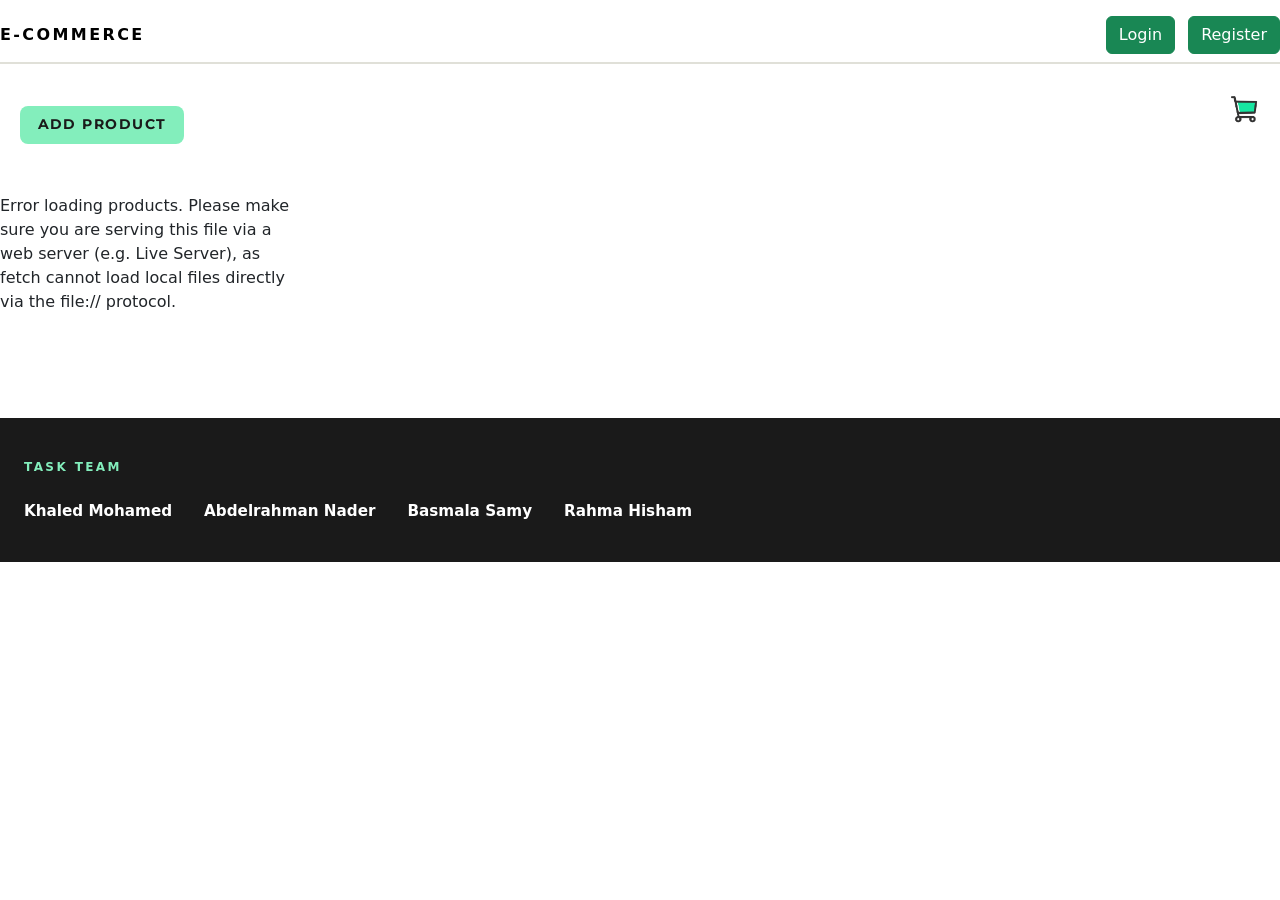
<file: index.html>
<!doctype html>
<html lang="en">
  <head>
    <meta charset="UTF-8" />
    <meta name="viewport" content="width=device-width, initial-scale=1.0" />
    <title>Home Page</title>
    <link rel="stylesheet" href="css/home.css" />
    <link rel="stylesheet" href="/css/bootstrap.css" />
  </head>
  <body>
    <nav class="navbar mt-2">
      <h1 class="m-0">
        <a href="/index.html" class="text-decoration-none text-black"
          >E-Commerce</a
        >
      </h1>
      <div id="login_registerDiv">
        <a class="btn btn-success me-2" href="/pages/login.html">Login</a>
        <a id="logout-btn" class="btn btn-success" href="/pages/register.html"
          >Register</a
        >
      </div>

      <div id="user_infoDiv" class="d-flex gap-3 align-items-center d-none">
        <h3 id="nav_username" class="m-0 fs-3">Khaled</h3>
        <a id="logout" href="#" class="btn btn-danger">Logout</a>
      </div>
    </nav>
    <div class="page-top">
      <div class="add-button">
        <a href="pages/addProduct.html">
          <button>Add Product</button>
        </a>
      </div>

      <div class="cart-button">
        <a href="pages/cart.html">
          <img src="/assets/images/cart.png" />
        </a>
      </div>
    </div>

    <main>
      <div class="cards-container">
        <!-- Products will be injected here by script.js -->
      </div>
    </main>

    <footer class="footer">
      <div class="footer-inner">
        <p class="footer-title">Task Team</p>
        <div class="contributors">
          <div class="contributor">
            <p class="contributor-name">Khaled Mohamed</p>
          </div>
          <div class="contributor">
            <p class="contributor-name">Abdelrahman Nader</p>
          </div>
          <div class="contributor">
            <p class="contributor-name">Basmala Samy</p>
          </div>
          <div class="contributor">
            <p class="contributor-name">Rahma Hisham</p>
          </div>
        </div>
      </div>
    </footer>
    <script src="/js/bootstrap.bundle.js"></script>
    <script src="js/home.js"></script>
  </body>
</html>
</file>
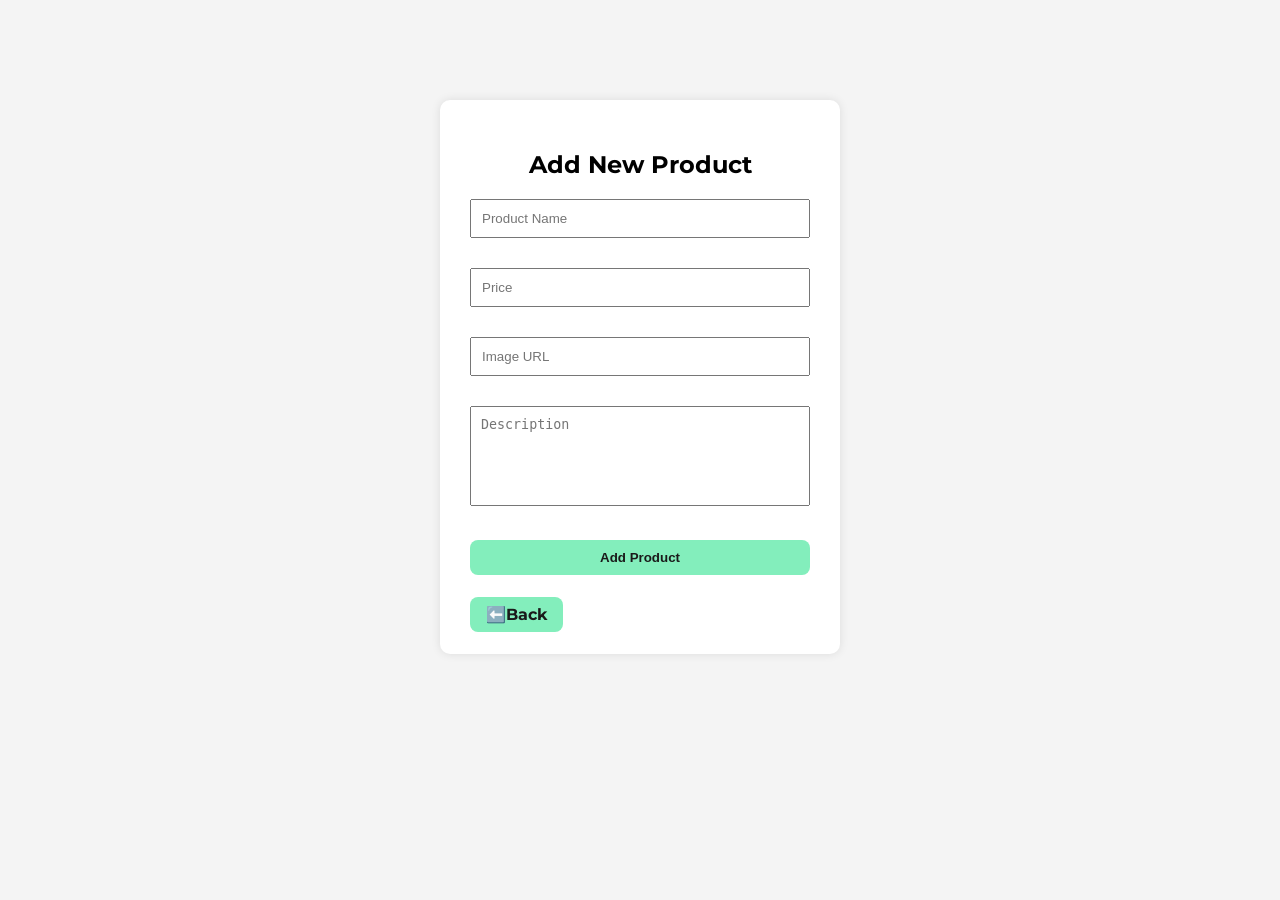
<file: pages/addProduct.html>
<!doctype html>
<html lang="en">
  <head>
    <meta charset="UTF-8" />
    <meta name="viewport" content="width=device-width, initial-scale=1.0" />
    <title>add new product</title>
    <link rel="stylesheet" href="../css/addProduct.css" />
  </head>
  <body>
    <div class="container">
      <h2>Add New Product</h2>

      <form id="productForm">
        <input type="text" id="name" placeholder="Product Name" required />

        <input type="number" id="price" placeholder="Price" required />

        <input type="text" id="image" placeholder="Image URL" required />

        <textarea id="description" placeholder="Description"></textarea>

        <button type="submit">Add Product</button>
        <a class="back-button" href="../index.html">⬅️Back </a>
      </form>
    </div>

    <script src="../js/addProduct.js"></script>
  </body>
</html>
</file>
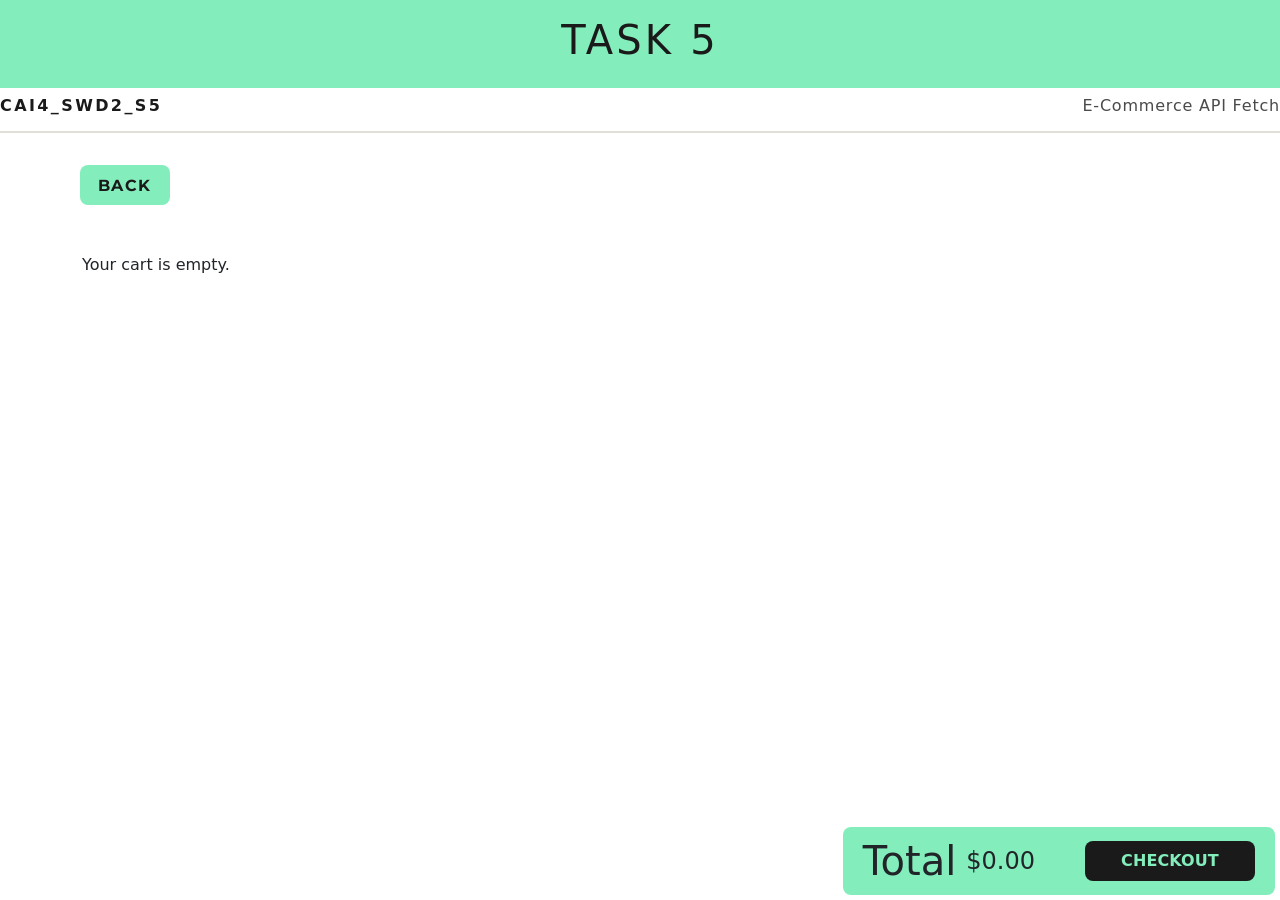
<file: pages/cart.html>
<!doctype html>
<html lang="en">
  <head>
    <meta charset="UTF-8" />
    <meta name="viewport" content="width=device-width, initial-scale=1.0" />
    <title>Cart</title>
    <link rel="stylesheet" href="../css/cart.css" />
    <link rel="stylesheet" href="../css/bootstrap.css" />
  </head>
  <body>
    <header class="header">
      <h1>TASK 5</h1>
    </header>

    <nav class="navbar">
      <h1>CAI4_SWD2_S5</h1>
      <h2>E-Commerce API Fetch</h2>
    </nav>

    <div class="back-button">
      <a href="../index.html">
        <button>Back</button>
      </a>
    </div>

    <main>
      <div class="container my-5">
        <div id="cart-items"></div>
      </div>
    </main>

    <div class="total-bar">
      <div class="total-box">
        <h1>Total</h1>
        <p id="cart-total"></p>
      </div>
      <div class="checkout">
        <a href="checkout.html">
          <button class="chkout-btn">Checkout</button>
        </a>
      </div>
    </div>

    <!-- <footer class="footer">
      <div class="footer-inner">
        <p class="footer-title">Task Team</p>
        <div class="contributors">
          <div class="contributor">
            <p class="contributor-name">Khaled Mohamed</p>
          </div>
          <div class="contributor">
            <p class="contributor-name">Abdelrahman Nader</p>
          </div>
          <div class="contributor">
            <p class="contributor-name">Basmala Samy</p>
          </div>
          <div class="contributor">
            <p class="contributor-name">Rahma Hisham</p>
          </div>
        </div>
      </div>
    </footer> -->
    <script src="/js/cart.js"></script>
  </body>
</html>
</file>
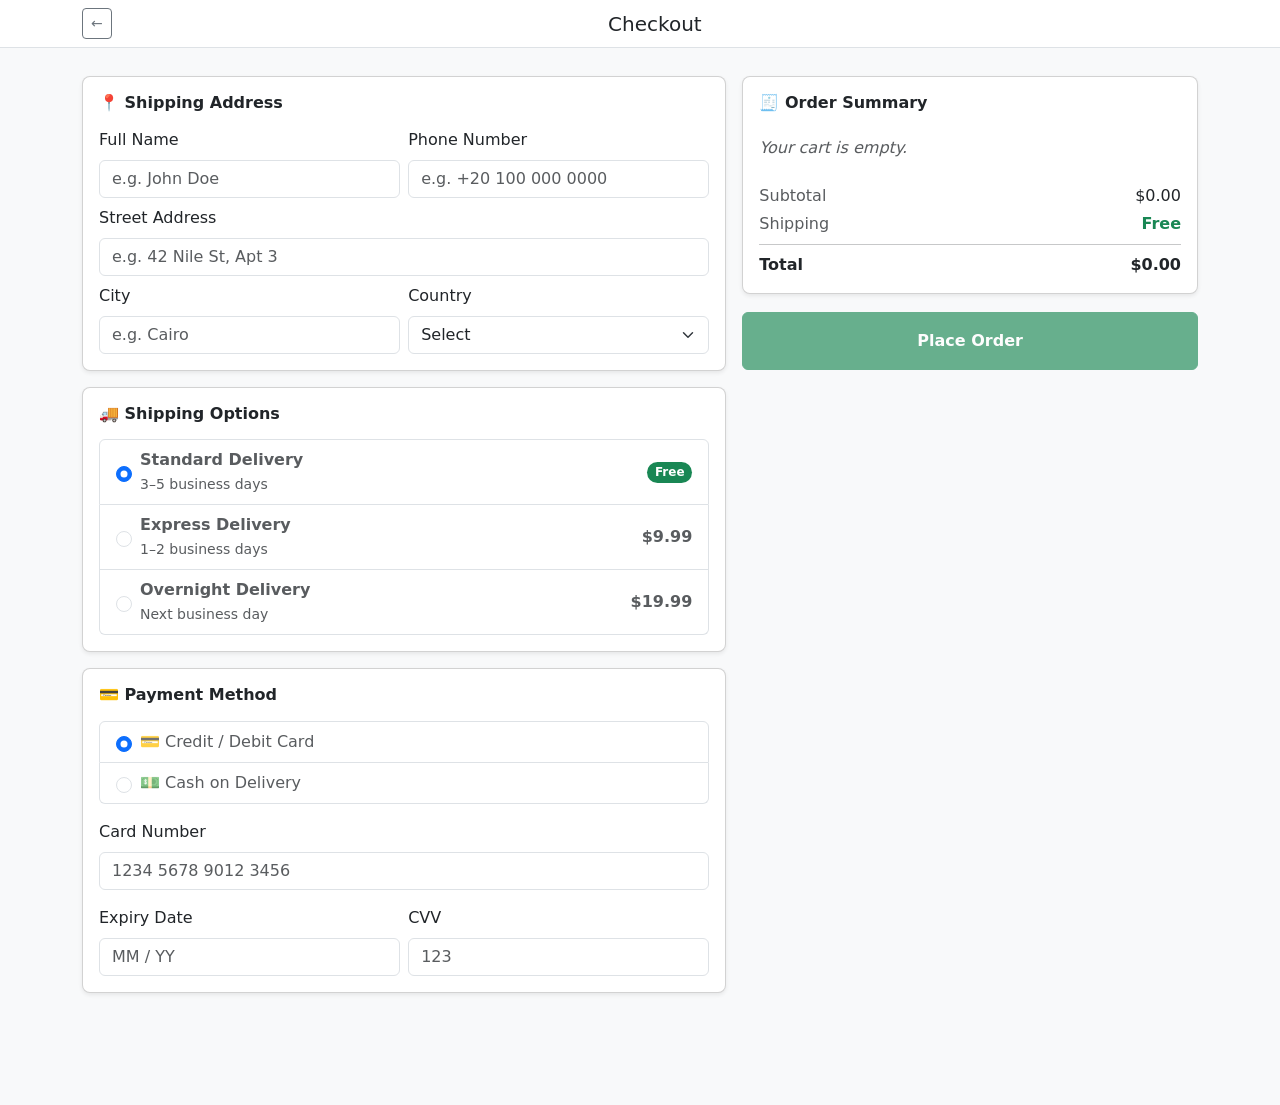
<file: pages/checkout.html>
<!doctype html>
<html lang="en">
  <head>
    <meta charset="UTF-8" />
    <meta name="viewport" content="width=device-width, initial-scale=1.0" />
    <title>Check Out</title>
    <link rel="stylesheet" href="../css/bootstrap.css" />
    <link rel="stylesheet" href="../css/checkout.css" />
  </head>
  <body class="bg-light">
    <!-- NAVBAR -->
    <nav class="navbar bg-white border-bottom fixed-top">
      <div class="container d-flex align-items-center">
        <button
          class="btn btn-sm btn-outline-secondary"
          onclick="history.back()"
        >
          &#8592;
        </button>
        <h5 class="mb-0 mx-auto">Checkout</h5>
      </div>
    </nav>

    <!-- MAIN CONTENT -->
    <main class="container py-3">
      <div class="row g-3">
        <!-- LEFT COLUMN: Address + Shipping + Payment -->
        <div class="col-12 col-lg-7">
          <!-- SHIPPING ADDRESS -->
          <div class="card rounded-3 shadow-sm mb-3" id="section-address">
            <div class="card-body">
              <h6 class="fw-bold mb-3">📍 Shipping Address</h6>

              <div class="row g-2">
                <div class="col-12 col-sm-6">
                  <label class="form-label">Full Name</label>
                  <input
                    type="text"
                    class="form-control"
                    placeholder="e.g. John Doe"
                  />
                </div>
                <div class="col-12 col-sm-6">
                  <label class="form-label">Phone Number</label>
                  <input
                    type="tel"
                    class="form-control"
                    placeholder="e.g. +20 100 000 0000"
                  />
                </div>
                <div class="col-12">
                  <label class="form-label">Street Address</label>
                  <input
                    type="text"
                    class="form-control"
                    placeholder="e.g. 42 Nile St, Apt 3"
                  />
                </div>
                <div class="col-6">
                  <label class="form-label">City</label>
                  <input
                    type="text"
                    class="form-control"
                    placeholder="e.g. Cairo"
                  />
                </div>
                <div class="col-6">
                  <label class="form-label">Country</label>
                  <select class="form-select">
                    <option value="">Select</option>
                    <option value="EG">Egypt</option>
                    <option value="SA">Saudi Arabia</option>
                    <option value="AE">UAE</option>
                    <option value="JO">Jordan</option>
                    <option value="KW">Kuwait</option>
                    <option value="US">United States</option>
                    <option value="GB">United Kingdom</option>
                  </select>
                </div>
              </div>
            </div>
          </div>

          <!-- SHIPPING OPTIONS -->
          <div class="card rounded-3 shadow-sm mb-3" id="section-shipping">
            <div class="card-body">
              <h6 class="fw-bold mb-3">🚚 Shipping Options</h6>

              <div class="list-group">
                <label
                  class="list-group-item list-group-item-action d-flex justify-content-between align-items-center"
                >
                  <div class="d-flex align-items-center gap-2">
                    <input
                      class="form-check-input"
                      type="radio"
                      name="shipping"
                      value="standard"
                      checked
                    />
                    <div>
                      <div class="fw-semibold">Standard Delivery</div>
                      <small class="text-muted">3–5 business days</small>
                    </div>
                  </div>
                  <span class="badge bg-success rounded-pill">Free</span>
                </label>

                <label
                  class="list-group-item list-group-item-action d-flex justify-content-between align-items-center"
                >
                  <div class="d-flex align-items-center gap-2">
                    <input
                      class="form-check-input"
                      type="radio"
                      name="shipping"
                      value="express"
                    />
                    <div>
                      <div class="fw-semibold">Express Delivery</div>
                      <small class="text-muted">1–2 business days</small>
                    </div>
                  </div>
                  <span class="fw-semibold">$9.99</span>
                </label>

                <label
                  class="list-group-item list-group-item-action d-flex justify-content-between align-items-center"
                >
                  <div class="d-flex align-items-center gap-2">
                    <input
                      class="form-check-input"
                      type="radio"
                      name="shipping"
                      value="overnight"
                    />
                    <div>
                      <div class="fw-semibold">Overnight Delivery</div>
                      <small class="text-muted">Next business day</small>
                    </div>
                  </div>
                  <span class="fw-semibold">$19.99</span>
                </label>
              </div>
            </div>
          </div>

          <!-- PAYMENT METHOD -->
          <div class="card rounded-3 shadow-sm mb-3" id="section-payment">
            <div class="card-body">
              <h6 class="fw-bold mb-3">💳 Payment Method</h6>

              <div class="list-group mb-3">
                <label
                  class="list-group-item list-group-item-action d-flex align-items-center gap-2"
                >
                  <input
                    class="form-check-input"
                    type="radio"
                    name="payment"
                    checked
                  />
                  <span>💳 Credit / Debit Card</span>
                </label>
                <label
                  class="list-group-item list-group-item-action d-flex align-items-center gap-2"
                >
                  <input class="form-check-input" type="radio" name="payment" />
                  <span>💵 Cash on Delivery</span>
                </label>
              </div>

              <!-- Card fields -->
              <div id="cardFields">
                <div class="mb-3">
                  <label class="form-label">Card Number</label>
                  <input
                    type="text"
                    class="form-control"
                    placeholder="1234 5678 9012 3456"
                    maxlength="19"
                  />
                </div>
                <div class="row g-2">
                  <div class="col-6">
                    <label class="form-label">Expiry Date</label>
                    <input
                      type="text"
                      class="form-control"
                      placeholder="MM / YY"
                      maxlength="7"
                    />
                  </div>
                  <div class="col-6">
                    <label class="form-label">CVV</label>
                    <input
                      type="text"
                      class="form-control"
                      placeholder="123"
                      maxlength="4"
                    />
                  </div>
                </div>
              </div>
            </div>
          </div>
        </div>
        <!-- END LEFT COLUMN -->

        <!-- RIGHT COLUMN: Order Summary + Button -->
        <div class="col-12 col-lg-5">
          <div class="sticky-summary">
            <!-- ORDER SUMMARY -->
            <div class="card rounded-3 shadow-sm mb-3" id="section-summary">
              <div class="card-body">
                <h6 class="fw-bold mb-3">🧾 Order Summary</h6>

                <ul class="list-group list-group-flush mb-3" id="order-items">
                  <!-- dynamic from localStorage -->
                </ul>

                <div class="d-flex justify-content-between mb-1">
                  <span class="text-muted">Subtotal</span>
                  <span id="order-subtotal">$0.00</span>
                </div>
                <div class="d-flex justify-content-between mb-1">
                  <span class="text-muted">Shipping</span>
                  <span id="order-shipping" class="text-success fw-semibold"
                    >Free</span
                  >
                </div>
                <hr class="my-2" />
                <div class="d-flex justify-content-between fw-bold fs-6">
                  <span>Total</span>
                  <span id="order-total">$0.00</span>
                </div>
              </div>
            </div>

            <!-- PLACE ORDER — inline on desktop, sticky bar on mobile -->
            <!-- success toast: shows BELOW button on desktop -->
            <div
              id="order-success-toast"
              class="order-success-toast alert alert-success border border-success-subtle fw-semibold"
            >
              ✅ Your order has been placed successfully!
            </div>
            <button
              id="place-order-desktop"
              class="btn btn-success w-100 py-3 fw-semibold fs-6 d-none d-lg-block place-order-btn"
            >
              Place Order
            </button>
          </div>
        </div>
        <!-- END RIGHT COLUMN -->
      </div>
    </main>

    <!-- mobile only -->
    <div
      class="d-lg-none position-fixed bottom-0 start-0 end-0 p-3 bg-white border-top"
    >
      <button
        id="place-order-mobile"
        class="btn btn-success w-100 py-3 fw-semibold fs-6 place-order-btn"
      >
        Place Order
      </button>
    </div>

    <script src="../js/bootstrap.bundle.js"></script>
    <script src="../js/checkout.js"></script>
  </body>
</html>
</file>
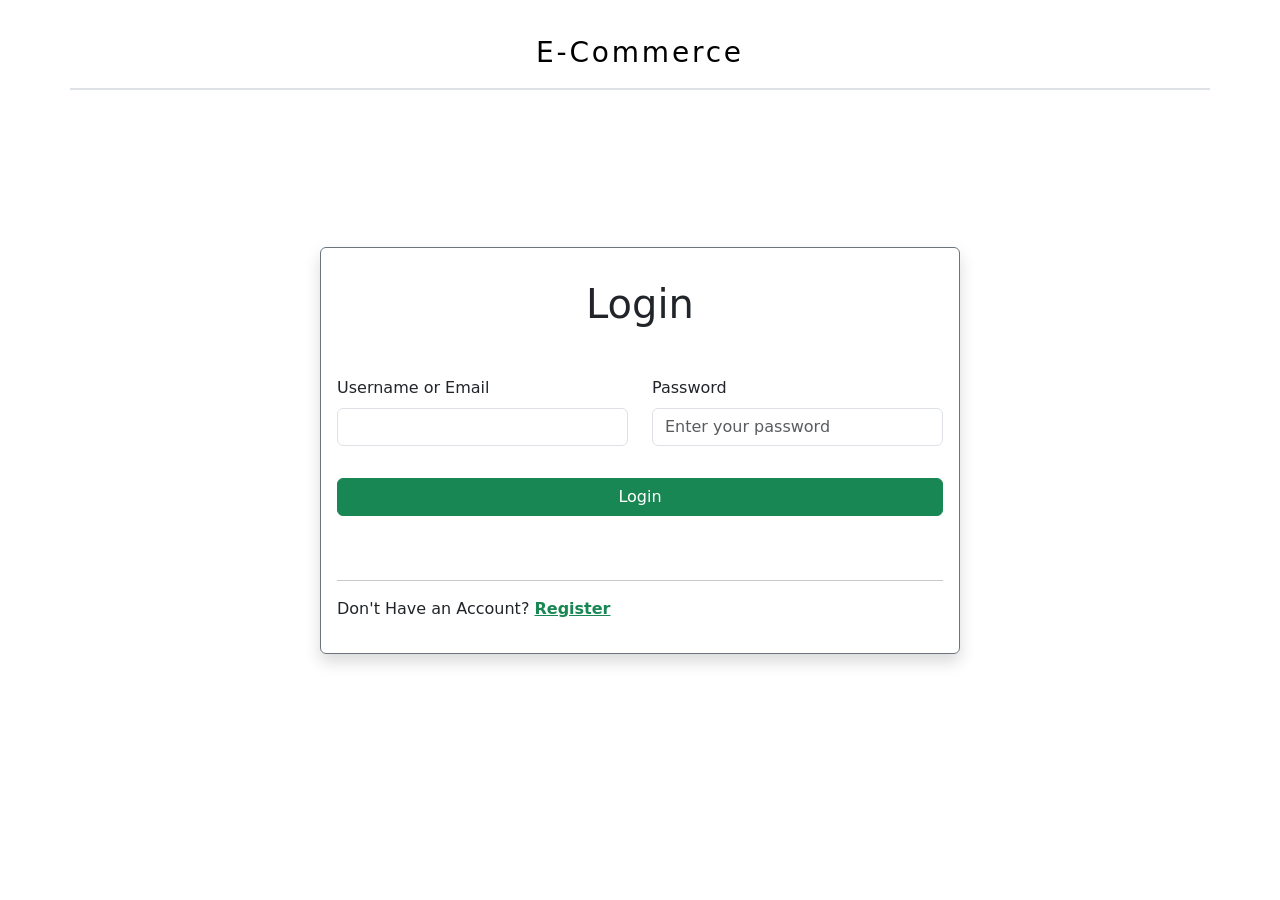
<file: pages/login.html>
<!doctype html>
<html lang="en">
  <head>
    <meta charset="UTF-8" />
    <meta name="viewport" content="width=device-width, initial-scale=1.0" />
    <link rel="stylesheet" href="/css/bootstrap.css" />
    <title>Login Page</title>
  </head>
  <body class="d-flex justify-content-center align-items-center vh-100">
    <nav
      class="navbar d-flex justify-content-center align-items-center px-4 py-3 border-bottom border-2 mt-2 position-absolute top-0 container-lg"
    >
      <h1 class="m-0">
        <a
          href="/index.html"
          class="text-decoration-none text-black fs-3"
          style="letter-spacing: 0.1em"
          >E-Commerce</a
        >
      </h1>
    </nav>

    <div
      class="container border border-secondary rounded p-3 col-11 col-md-8 col-lg-6 shadow"
    >
      <h1 class="text-center mb-5 mt-3">Login</h1>

      <form>
        <div class="row">
          <div class="mb-3 col-lg-6">
            <label for="username" class="form-label">Username or Email</label>
            <input
              type="text"
              name="username"
              id="usernameOrEmail"
              class="form-control"
            />
          </div>

          <div class="mb-3 col-lg-6">
            <label for="password" class="form-label">Password</label>
            <input
              type="password"
              name="password"
              id="password"
              class="form-control"
              placeholder="Enter your password"
            />
          </div>

          <div class="mb-5 mt-3 text-center">
            <button
              id="loginBtn"
              type="submit"
              class="btn btn-success col-12 col-lg-12"
            >
              Login
            </button>
          </div>
          <div
            id="successDiv"
            class="top-100 alert alert-success col-11 col-lg-6 mx-auto d-none"
          >
            <h3 class="text-center">Login Successful.</h3>
          </div>

          <div
            id="errorDiv"
            class="top-100 alert alert-danger col-11 col-lg-6 mx-auto d-none"
          >
            <h3 class="text-center fs-4">Account Not Found.</h3>
          </div>
        </div>
      </form>
      <hr />
      <p class="fw-medium">
        Don't Have an Account?
        <a
          href="/pages/register.html"
          class="text-decoration-underline text-success fw-bold"
          >Register</a
        >
      </p>
    </div>

    <script src="/js/bootstrap.bundle.js"></script>
    <script src="/js/login.js"></script>
  </body>
</html>
</file>
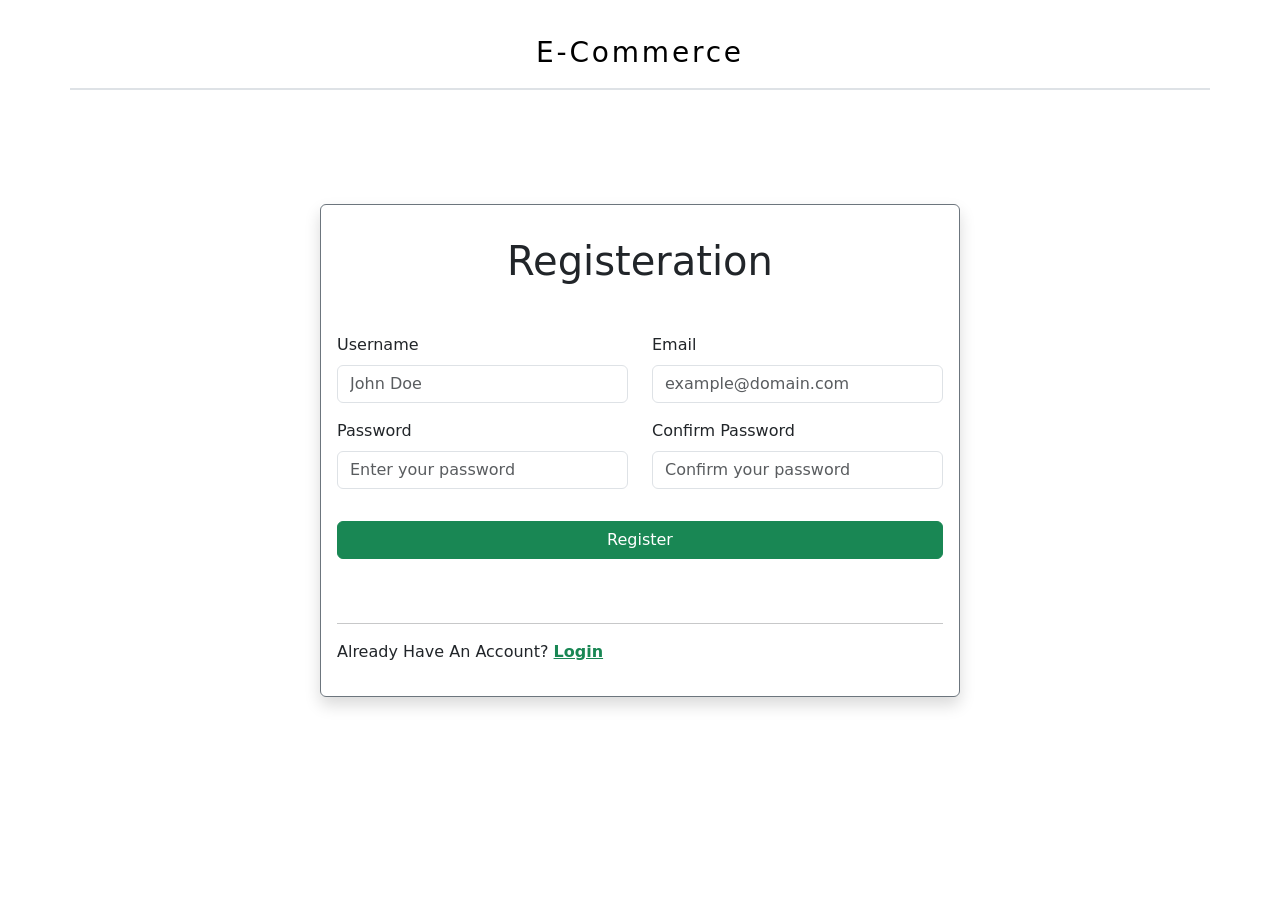
<file: pages/register.html>
<!doctype html>
<html lang="en">
  <head>
    <meta charset="UTF-8" />
    <meta name="viewport" content="width=device-width, initial-scale=1.0" />
    <link rel="stylesheet" href="/css/bootstrap.css" />
    <title>Registeration</title>
  </head>
  <body class="d-flex justify-content-center align-items-center vh-100">
    <nav
      class="navbar d-flex justify-content-center align-items-center px-4 py-3 border-bottom border-2 mt-2 position-absolute top-0 container-lg"
    >
      <h1 class="m-0">
        <a
          href="/index.html"
          class="text-decoration-none text-black fs-3"
          style="letter-spacing: 0.1em"
          >E-Commerce</a
        >
      </h1>
    </nav>
    <div
      class="container border border-secondary rounded p-3 col-11 col-md-8 col-lg-6 shadow position-relative"
    >
      <h1 class="text-center mb-5 mt-3">Registeration</h1>

      <form>
        <div class="row">
          <div class="mb-3 col-lg-6">
            <label for="username" class="form-label">Username</label>
            <input
              type="text"
              name="username"
              id="username"
              class="form-control"
              placeholder="John Doe"
            />
          </div>

          <div class="mb-3 col-lg-6">
            <label for="email" class="form-label">Email</label>
            <input
              type="email"
              name="email"
              id="email"
              class="form-control"
              placeholder="example@domain.com"
            />
          </div>

          <div class="mb-3 col-lg-6">
            <label for="password" class="form-label">Password</label>
            <input
              type="password"
              name="password"
              id="password"
              class="form-control"
              placeholder="Enter your password"
            />
          </div>

          <div class="mb-3 col-lg-6">
            <label for="confirmPassword" class="form-label"
              >Confirm Password</label
            >
            <input
              type="password"
              name="confirmPassword"
              id="confirmPassword"
              class="form-control"
              placeholder="Confirm your password"
            />
          </div>

          <div class="mb-5 mt-3 text-center">
            <button
              id="registerBtn"
              type="submit"
              class="btn btn-success col-12 col-lg-12"
            >
              Register
            </button>
          </div>
          <div
            id="successDiv"
            class="top-100 alert alert-success col-11 col-lg-6 mx-auto d-none"
          >
            <h3 class="text-center">Account Made successfully</h3>
          </div>

          <div
            id="errorDiv"
            class="top-100 alert alert-danger col-11 col-lg-6 mx-auto d-none"
          >
            <h3 class="text-center fs-5">
              All fields must be valid before you can register.
            </h3>
          </div>
        </div>
      </form>
      <hr />
      <p class="fw-medium">
        Already Have An Account?
        <a
          href="/pages/login.html"
          class="text-decoration-underline text-success fw-bold"
          >Login</a
        >
      </p>
    </div>

    <script src="/js/bootstrap.bundle.js"></script>
    <script src="/js/register.js"></script>
  </body>
</html>
</file>
<file: css/home.css>
@import url("https://fonts.googleapis.com/css2?family=Montserrat:ital,wght@0,100..900;1,100..900&display=swap");
* {
  padding: 0;
  margin: 0;
  outline: none;
  box-sizing: border-box;
}
body {
  font-family: "Montserrat", sans-serif;
  background-color: #f4f4f0;
}
/*header*/
.header {
  font-size: 1rem;
  display: flex;
  justify-content: center;
  padding: 1rem 0;
  background-color: #83eebc;
  letter-spacing: 0.2em;
  color: #1a1a1a;
}
/*navbar*/
.navbar {
  display: flex;
  max-width: 1440px;
  margin: auto;
  justify-content: space-between;
  align-items: center;
  padding: 1rem 1.5rem;
  border-bottom: 2px solid #e0e0d8;
}
.navbar h1 {
  font-size: 1rem;
  font-weight: 800;
  letter-spacing: 0.15em;
  text-transform: uppercase;
  color: #1a1a1a;
}
.navbar h2 {
  font-size: 1rem;
  font-weight: 500;
  color: #4a4a4a;
  letter-spacing: 0.05em;
}

.page-top {
  max-width: 1440px;
  margin: auto;
  display: flex;                
  justify-content: space-between; 
  align-items: center;           
  padding: 10px 20px;
}

/* Add button */
.add-button {
  margin-top: 2rem;
}

.cart-button img {
  width: 32px;
  height: 32px;
  cursor: pointer;
  transition: transform 0.2s ease;
}

/*main section*/
main {
  max-width: 1440px;
  margin: auto;
  padding: 2.5rem 0;
}
/*cards section*/
.cards-container {
  display: grid;
  grid-template-columns: repeat(auto-fill, minmax(280px, 1fr));
  gap: 1.5rem;
}
/*card*/
.cards-container .card {
  width: 100%;
  background: #ffffff;
  border-radius: 16px;
  overflow: hidden;
  box-shadow: 0 2px 8px rgba(0, 0, 0, 0.06);
  padding: 1rem 0;
  display: flex;
  flex-direction: column;
}
/*card image*/
.cards-container .card img {
  width: 100%;
  height: 250px;
  padding: 1rem;
  object-fit: cover;
}
/*card body*/
.card-body {
  padding-inline: 1rem;
  display: flex;
  flex-direction: column;
  flex: 1;
}
/* card title */
.card-body h3 {
  font-size: 1rem;
  font-weight: 700;
  color: #1a1a1a;
  margin-bottom: 0.4rem;
}
.cards-container .card p {
  font-size: 0.9rem;
  font-weight: 500;
  color: #444;
  line-height: 1.5;
  margin-bottom: 1.1rem;
}
/*product details*/
.cards-container .product-details {
  display: flex;
  justify-content: space-between;
  align-items: center;
  margin-top: auto;
}
.cards-container .product-details p {
  margin: 0;
  font-size: 1.25rem;
  font-weight: 800;
  color: #1a1a1a;
}
.cards-container .product-details button,
.add-button button {
  font-family: "Montserrat", sans-serif;
  font-size: 0.9rem;
  font-weight: 700;
  letter-spacing: 0.1em;
  text-transform: uppercase;
  color: #1a1a1a;
  background: #83eebc;
  border: none;
  border-radius: 8px;
  padding: 0.5rem 1.1rem;
  cursor: pointer;
  transition:
    background 0.2s ease,
    transform 0.15s ease;
}
.cards-container .product-details button:hover {
  background: #5de0a8;
}
.cards-container .product-details .delete-btn {
  background: #ff6b6b;
  color: white;
  margin-left: 0.5rem;
}
.cards-container .product-details .delete-btn:hover {
  background: #e55a5a;
}
/* footer */
.footer {
  background-color: #1a1a1a;
  padding: 2.5rem 1.5rem;
  margin-top: 3rem;
}
.footer-inner {
  max-width: 1440px;
  margin: auto;
}
.footer-title {
  font-size: 0.75rem;
  font-weight: 700;
  letter-spacing: 0.2em;
  text-transform: uppercase;
  color: #83eebc;
  margin-bottom: 1.5rem;
}
.contributors {
  display: flex;
  flex-wrap: wrap;
  gap: 2rem;
}
.contributor {
  display: flex;
  flex-direction: column;
  gap: 0.4rem;
}
.contributor-name {
  font-size: 0.95rem;
  font-weight: 700;
  color: #ffffff;
  margin: 0;
}
.social-links {
  display: flex;
  gap: 0.75rem;
}
.social-links a {
  font-size: 0.78rem;
  font-weight: 600;
  letter-spacing: 0.05em;
  color: #888;
  text-decoration: none;
  transition: color 0.2s ease;
}
.social-links a:hover {
  color: #83eebc;
}
</file>
<file: css/addProduct.css>
@import url("https://fonts.googleapis.com/css2?family=Montserrat:ital,wght@0,100..900;1,100..900&display=swap");

* {
  box-sizing: border-box;
}

body {
  font-family: "Montserrat", sans-serif;
  background-color: #f4f4f4;
}

.back-button {
  font-family: "Montserrat", sans-serif;
  font-weight: 700;
  text-decoration: none;
  color: #1a1a1a;
  background: #83eebc;
  border: none;
  border-radius: 8px;
  padding: 0.5rem 1rem;
  cursor: pointer;
}

.container {
  width: 400px;
  margin: 100px auto;
  padding: 30px;
  background: white;
  border-radius: 10px;
  box-shadow: 0 0 10px rgba(0, 0, 0, 0.1);
}

input,
textarea,
button {
  width: 100%;
  margin-bottom: 30px;
  padding: 10px;
  outline: none;
}

button {
  width: 100%;
  padding: 10px;
  background: #83eebc;
  color: #1a1a1a;
  font-weight: 700;
  border-radius: 8px;
  border: none;
  cursor: pointer;
}

button:hover {
  background: #83eebc;
}

h2 {
  text-align: center;
}

#description {
  resize: none;
  height: 100px;
  width: 100%;
}
</file>
<file: css/cart.css>
@import url("https://fonts.googleapis.com/css2?family=Montserrat:ital,wght@0,100..900;1,100..900&display=swap");
* {
  padding: 0;
  margin: 0;
  outline: none;
  box-sizing: border-box;
}
body {
  font-family: "Montserrat", sans-serif;
  background-color: #f4f4f0;
}
/*header*/
.header {
  font-size: 1rem;
  display: flex;
  justify-content: center;
  padding: 1rem 0;
  background-color: #83eebc;
  letter-spacing: 0.2em;
  color: #1a1a1a;
}
/*navbar*/
.navbar {
  display: flex;
  max-width: 1440px;
  margin: auto;
  justify-content: space-between;
  align-items: center;
  padding: 1rem 1.5rem;
  border-bottom: 2px solid #e0e0d8;
}
.navbar h1 {
  font-size: 1rem;
  font-weight: 800;
  letter-spacing: 0.15em;
  text-transform: uppercase;
  color: #1a1a1a;
}
.navbar h2 {
  font-size: 1rem;
  font-weight: 500;
  color: #4a4a4a;
  letter-spacing: 0.05em;
}

.back-button button{
    max-width: 1440px;
    margin: 2rem 5rem 0rem;
    font-family: "Montserrat", sans-serif;
    font-size: 1.01rem;
    font-weight: 700;
    letter-spacing: 0.1em;
    text-transform: uppercase;
    color: #1a1a1a;
    background: #83eebc;
    border: none;
    border-radius: 8px;
    padding: 0.5rem 1.1rem;
    cursor: pointer;
}
.back-button button:hover{
    transform: scale(1.03);
    transition: all 0.5s ease;
    box-shadow: 0 4px 10px rgba(0,0,0,0.2);
}

.total-bar {
  max-width: 1440px;
  margin: auto;
  display: flex;                
  justify-content: space-between;
  gap: 50px; 
  align-items: center;           
  padding: 10px 20px;
  position: fixed;
  bottom: 5px;
  right: 5px;
  background-color: #83eebc;
  border-radius: 8px;
}

.total-box {
  display: flex;
  align-items: center;
  gap: 10px;
}

.total-box h1{
    margin: 0;
}

#cart-total {
    font-size: 1.5rem;
    margin: 0;
}

.chkout-btn {
    color: #83eebc;
    background-color: #1a1a1a;
    letter-spacing: 0.1px;
    text-transform: uppercase;
    word-spacing: 2px;
    border: none;
    padding: 0.5rem 1.1rem;
    width: 170px;
    font-size: 1rem;
    font-weight: 700;
    cursor: pointer;
    border-radius: 8px;
}
.cart:hover, .buy:hover {
    transform: scale(1.03);
    transition: all 0.5s ease;
        box-shadow: 0 4px 10px rgba(0,0,0,0.2);
}

/* footer */

.footer {
    background-color: #1a1a1a;
    padding: 2.5rem 1.5rem;
    margin-top: 3rem;
}

.footer-inner {
    max-width: 1440px;
    margin: auto;
}

.footer-title {
    font-size: 0.75rem;
    font-weight: 700;
    letter-spacing: 0.2em;
    text-transform: uppercase;
    color: #83eebc;
    margin-bottom: 1.5rem;
}

.contributors {
    display: flex;
    flex-wrap: wrap;
    gap: 2rem;
}

.contributor {
    display: flex;
    flex-direction: column;
    gap: 0.4rem;
}

.contributor-name {
    font-size: 0.95rem;
    font-weight: 700;
    color: #ffffff;
    margin: 0;
}

.social-links {
    display: flex;
    gap: 0.75rem;
}

.social-links a {
    font-size: 0.78rem;
    font-weight: 600;
    letter-spacing: 0.05em;
    color: #888;
    text-decoration: none;
    transition: color 0.2s ease;
}

.social-links a:hover {
    color: #83eebc;

}
</file>
<file: css/checkout.css>
/* Can't be done with Bootstrap utilities */
body {
  padding-bottom: 80px;
}
main {
  margin-top: 60px;
}

.sticky-summary {
  position: sticky;
  top: 72px;
}

/*  disabled btns */
.btn:disabled {
  cursor: not-allowed;
}

/* ── Order-placed toast  ── */
.order-success-toast {
  gap: 8px;
  max-height: 0;
  overflow: hidden;
  padding: 0 16px;
  margin: 0;
  opacity: 0;
  transform: translateY(8px);
  transition:
    max-height 0.4s ease,
    opacity 0.35s ease,
    transform 0.35s ease,
    padding 0.35s ease,
    margin 0.35s ease;
}

.order-success-toast.toast-visible {
  max-height: 80px;
  margin-bottom: 0.75rem;
  padding: 12px 16px;
  opacity: 1;
  transform: translateY(0);
}
</file>
